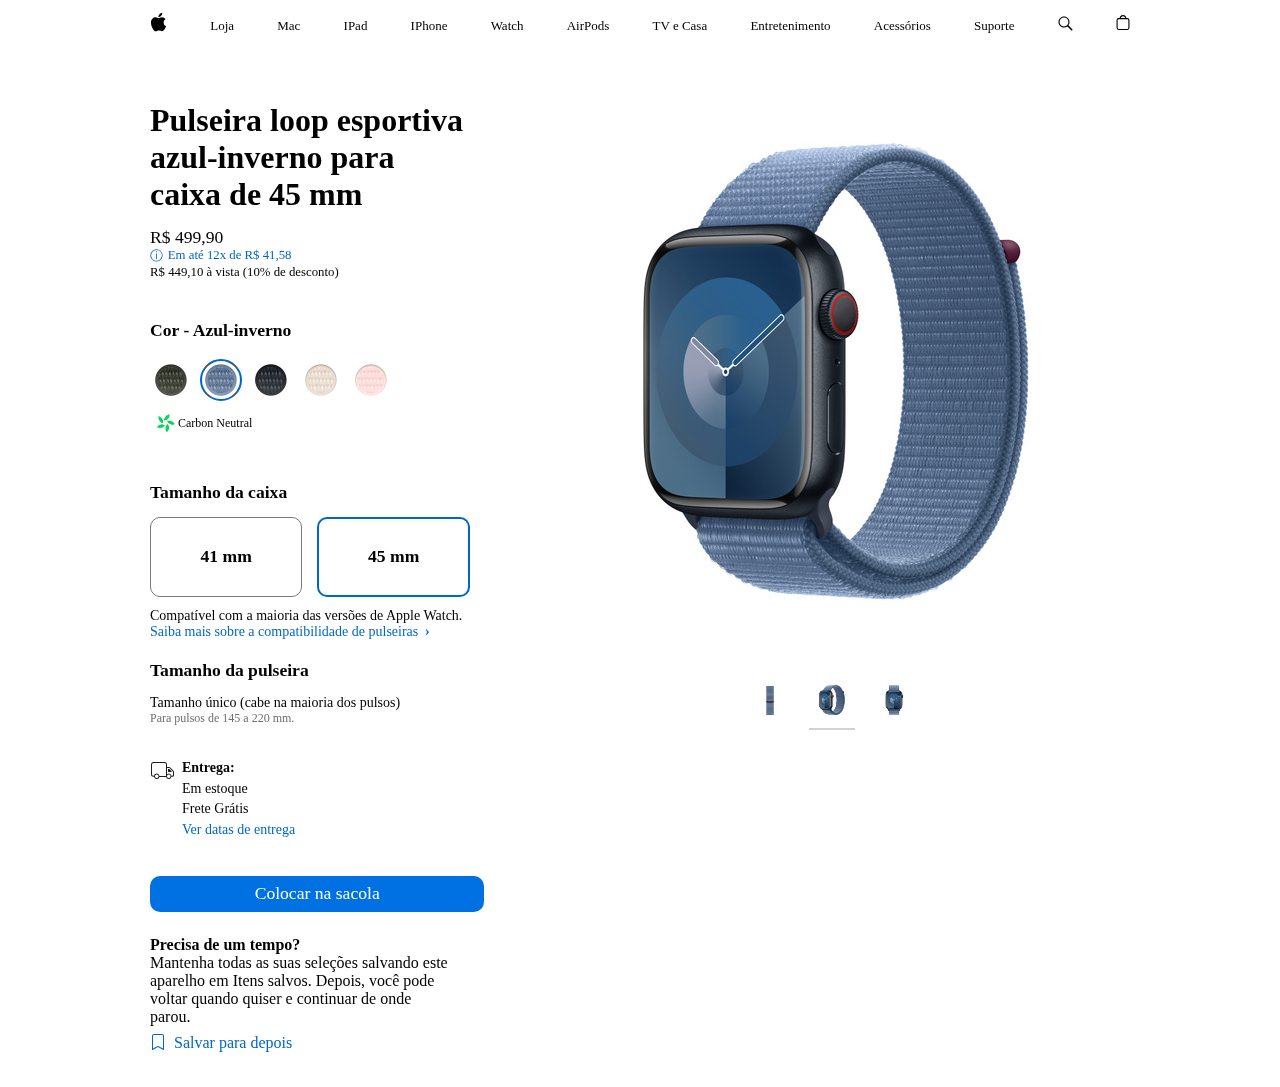
<file: site_maca_j/index.html>
<!DOCTYPE html>
<html lang="en">
  <head>
    <meta charset="UTF-8" />
    <meta name="viewport" content="width=device-width, initial-scale=1.0" />
    <title>My Watch</title>
    <link rel="stylesheet" href="./style.css" />
  </head>
  <body>
    <nav>
      <ul>
        <li>
          <svg
            height="48"
            viewBox="0 0 17 48"
            width="17"
            xmlns="http://www.w3.org/2000/svg">
            <path
              d="m15.5752 19.0792a4.2055 4.2055 0 0 0 -2.01 3.5376 4.0931 4.0931 0 0 0 2.4908 3.7542 9.7779 9.7779 0 0 1 -1.2755 2.6351c-.7941 1.1431-1.6244 2.2862-2.8878 2.2862s-1.5883-.734-3.0443-.734c-1.42 0-1.9252.7581-3.08.7581s-1.9611-1.0589-2.8876-2.3584a11.3987 11.3987 0 0 1 -1.9373-6.1487c0-3.61 2.3464-5.523 4.6566-5.523 1.2274 0 2.25.8062 3.02.8062.734 0 1.8771-.8543 3.2729-.8543a4.3778 4.3778 0 0 1 3.6822 1.841zm-6.8586-2.0456a1.3865 1.3865 0 0 1 -.2527-.024 1.6557 1.6557 0 0 1 -.0361-.337 4.0341 4.0341 0 0 1 1.0228-2.5148 4.1571 4.1571 0 0 1 2.7314-1.4078 1.7815 1.7815 0 0 1 .0361.373 4.1487 4.1487 0 0 1 -.9867 2.587 3.6039 3.6039 0 0 1 -2.5148 1.3236z"></path>
          </svg>
        </li>
        <li>Loja</li>
        <li>Mac</li>
        <li>IPad</li>
        <li>IPhone</li>
        <li>Watch</li>
        <li>AirPods</li>
        <li>TV e Casa</li>
        <li>Entretenimento</li>
        <li>Acessórios</li>
        <li>Suporte</li>
        <li>
          <svg
            xmlns="http://www.w3.org/2000/svg"
            width="15px"
            height="44px"
            viewBox="0 0 15 44">
            <path
              d="M14.298,27.202l-3.87-3.87c0.701-0.929,1.122-2.081,1.122-3.332c0-3.06-2.489-5.55-5.55-5.55c-3.06,0-5.55,2.49-5.55,5.55 c0,3.061,2.49,5.55,5.55,5.55c1.251,0,2.403-0.421,3.332-1.122l3.87,3.87c0.151,0.151,0.35,0.228,0.548,0.228 s0.396-0.076,0.548-0.228C14.601,27.995,14.601,27.505,14.298,27.202z M1.55,20c0-2.454,1.997-4.45,4.45-4.45 c2.454,0,4.45,1.997,4.45,4.45S8.454,24.45,6,24.45C3.546,24.45,1.55,22.454,1.55,20z"></path>
          </svg>
        </li>
        <li>
          <svg
            height="44"
            viewBox="0 0 14 44"
            width="14"
            xmlns="http://www.w3.org/2000/svg">
            <path
              d="m11.3535 16.0283h-1.0205a3.4229 3.4229 0 0 0 -3.333-2.9648 3.4229 3.4229 0 0 0 -3.333 2.9648h-1.02a2.1184 2.1184 0 0 0 -2.117 2.1162v7.7155a2.1186 2.1186 0 0 0 2.1162 2.1167h8.707a2.1186 2.1186 0 0 0 2.1168-2.1167v-7.7155a2.1184 2.1184 0 0 0 -2.1165-2.1162zm-4.3535-1.8652a2.3169 2.3169 0 0 1 2.2222 1.8652h-4.4444a2.3169 2.3169 0 0 1 2.2222-1.8652zm5.37 11.6969a1.0182 1.0182 0 0 1 -1.0166 1.0171h-8.7069a1.0182 1.0182 0 0 1 -1.0165-1.0171v-7.7155a1.0178 1.0178 0 0 1 1.0166-1.0166h8.707a1.0178 1.0178 0 0 1 1.0164 1.0166z"></path>
          </svg>
        </li>
      </ul>
    </nav>
    <main>
      <section id="produto">
        <div id="opcoes-produto">
          <h1 id="titulo-produto">Pulseira loop esportiva azul-inverno para caixa de 45 mm</h1>
          <div class="precos">
            <p id="preco">R$ 499,90</p>
            <span id="parcelas" class="link">
              <p>&#9432</p>
              <p>Em até 12x de R$ 41,58</p>
            </span>
            <p id="a-vista">R$ 449,10 à vista (10% de desconto)</p>
          </div>
          <div id="opcoes">
            <h2 id="nome-cor-selecionada">Cor - Azul-inverno</h2>
            <ul id="selecao-cores">
              <li><input type="radio" name="opcao-cor" id="0-cor"><label for="0-cor"><img src="./imagens/opcoes-cores/verde-cipreste.jpeg" alt="" srcset=""></label></li>
              <li><input type="radio" name="opcao-cor" id="1-cor" checked><label for="1-cor"><img src="./imagens/opcoes-cores/azul-inverno.jpeg" alt="" srcset=""></label></li>
              <li><input type="radio" name="opcao-cor" id="2-cor"><label for="2-cor"><img src="./imagens/opcoes-cores/meia-noite.jpeg" alt="" srcset=""></label></li>
              <li><input type="radio" name="opcao-cor" id="3-cor"><label for="3-cor"><img src="./imagens/opcoes-cores/estelar.jpeg" alt="" srcset=""></label></li>
              <li><input type="radio" name="opcao-cor" id="4-cor"><label for="4-cor"><img src="./imagens/opcoes-cores/rosa-claro.jpeg" alt="" srcset=""></label></li>
            </ul>
            <div id="selo-carbono">
              <img src="./imagens/outros-recursos/neutralidade-c.jpeg" alt="">
              <p>Carbon Neutral</p>
            </div>
            <div id="tamanho-caixa">
              <h2>Tamanho da caixa</h2>
              <div id="opcoes-tamanho">
                <input type="radio" name="opcao-tamanho" id="0-tamanho">
                <label for="0-tamanho">41 mm</label>
                <input type="radio" name="opcao-tamanho" id="1-tamanho" checked>
                <label for="1-tamanho">45 mm</label>
              </div>
              <div id='disclaimer'>
                <p>Compatível com a maioria das versões de Apple Watch.
                </p>
                <p id='saiba-mais' class="link">Saiba mais sobre a compatibilidade de pulseiras <b>&#8250;</b>
                </p>
              </div>
              <div id="info-extra">
                <h2>Tamanho da pulseira
                </h2>
                <p id="info-principal">Tamanho único (cabe na maioria dos pulsos)
                </p>
                <p id="info-secundaria">Para pulsos de 145 a 220 mm.
                </p>
              </div>
            </div>
            <div id="entrega">
              <div id="icone">
                <svg viewBox="0 0 25 25" class="as-svgicon as-svgicon-boxtruck as-svgicon-reduced as-svgicon-boxtruckreduced" role="img" aria-hidden="true" width="25px" height="25px"><path fill="none" d="M0 0h25v25H0z"></path><path fill="#1d1d1f" d="m23.482 12.847-2.92-3.209A1.947 1.947 0 0 0 18.985 9H17V6.495a2.5 2.5 0 0 0-2.5-2.5h-11a2.5 2.5 0 0 0-2.5 2.5v9.75a2.5 2.5 0 0 0 2.5 2.5h.548A2.746 2.746 0 0 0 6.75 21.02 2.618 2.618 0 0 0 9.422 19h6.681a2.744 2.744 0 0 0 5.347-.23h.735A1.656 1.656 0 0 0 24 16.98v-2.808a1.937 1.937 0 0 0-.518-1.325ZM8.426 18.745a1.74 1.74 0 0 1-3.352 0 1.577 1.577 0 0 1 .015-1 1.738 1.738 0 0 1 3.322 0 1.578 1.578 0 0 1 .015 1ZM9.447 18a2.726 2.726 0 0 0-5.394-.255H3.5a1.502 1.502 0 0 1-1.5-1.5v-9.75a1.502 1.502 0 0 1 1.5-1.5h11a1.502 1.502 0 0 1 1.5 1.5V18Zm10.972.77a1.738 1.738 0 0 1-3.337 0 1.573 1.573 0 0 1 0-1 1.742 1.742 0 1 1 3.337 1ZM23 16.98c0 .569-.229.79-.815.79h-.735A2.73 2.73 0 0 0 17 16.165V10h1.986a.976.976 0 0 1 .838.314l2.927 3.214a.95.95 0 0 1 .249.644Zm-1.324-3.36a.512.512 0 0 1 .174.38h-3.306a.499.499 0 0 1-.544-.528V11h1.073a.76.76 0 0 1 .594.268Z"></path></svg>
              </div>
              <div id="informacoes-entrega">
                <span>Entrega:</span>
                <p id="disponibilidade">Em estoque</p>
                <p id="valor-frete">Frete Grátis</p>
                <p id="tempo-entrega" class="link">Ver datas de entrega</p>
              </div>
            </div>
            <div id="comprar">
              <button id="adicionar-a-sacola">Colocar na sacola</button>
              <div id="comprar-depois">
                <span>Precisa de um tempo?</span>
                <p>Mantenha todas as suas seleções salvando este aparelho em Itens salvos. Depois, você pode voltar quando quiser e continuar de onde parou.</p>
                <p class="link" id="salvar-depois"><svg xmlns="http://www.w3.org/2000/svg" width="16" height="16" fill="currentColor" class="bi bi-bookmark" viewBox="0 0 16 16">
                  <path d="M2 2a2 2 0 0 1 2-2h8a2 2 0 0 1 2 2v13.5a.5.5 0 0 1-.777.416L8 13.101l-5.223 2.815A.5.5 0 0 1 2 15.5zm2-1a1 1 0 0 0-1 1v12.566l4.723-2.482a.5.5 0 0 1 .554 0L13 14.566V2a1 1 0 0 0-1-1z"/>
                </svg> Salvar para depois</p>
              </div>
            </div>
          </div>
        </div>
        <div id="visualizacao">
          <img src="./imagens/opcoes-cores/imagens-azul-inverno/imagem-1.jpeg" alt="" id="imagem-visualizacao">
          <ul id="selecionar-imagem">
            <li><input type="radio" name="opcao-imagem" id="0-imagem"><label for="0-imagem"><img src="./imagens/opcoes-cores/imagens-azul-inverno/imagem-0.jpeg" alt="" srcset="" id="0-imagem-miniatura"></label></li>
            <li><input type="radio" name="opcao-imagem" id="1-imagem" checked><label for="1-imagem"><img src="./imagens/opcoes-cores/imagens-azul-inverno/imagem-1.jpeg" alt="" srcset="" id="1-imagem-miniatura"></label></li>
            <li><input type="radio" name="opcao-imagem" id="2-imagem"><label for="2-imagem"><img src="./imagens/opcoes-cores/imagens-azul-inverno/imagem-2.jpeg" alt="" srcset="" id="2-imagem-miniatura"></label></li>
          </ul>
        </div>
      </section>
      <section id="carbon-neutral"></section>
      <section id="informacoes"></section>
      <section id="compatibilidade"></section>
      <section id="outros"></section>
    </main>
  </body>
</html>
</file>
<file: site_maca_j/style.css>
@font-face {
  font-family: 'San Francisco';
  font-weight: 400;
  src: url('https://applesocial.s3.amazonaws.com/assets/styles/fonts/sanfrancisco/sanfranciscodisplay-regular-webfont.woff');
}

* {
  margin: 0;
  padding: 0;
  box-sizing: border-box;
  font-family: 'San Francisco';
  list-style-type: none;
}
:root {
  display: flex;
  flex-direction: column;
  align-items: center;
}

body {
  height: 100dvh;
}

nav {
  width: 61.25rem;
  & > ul {
    display: flex;
    width: 100%;
    justify-content: space-between;
    align-items: center;
    cursor: pointer;
    font-size: small;
  }
}

main {
  margin: 3.125rem auto;
  width: 61.25rem;
}

#produto {
  display: flex;
  & > #opcoes-produto {
    flex-grow: 0;
    flex-basis: 33.33333%;
  }
  & > #visualizacao {
    flex-grow: 0;
    flex-basis: 66.66666%;
  }
}

.link {
  color: #0066cc;
  cursor: pointer;
  &:hover {
    text-decoration: underline;
  }
}

#opcoes-produto {
  display: flex;
  flex-direction: column;
  & > h1 {
    width: 20rem;
    font-size: 2rem;
  }
}

.precos {
  margin: 0.875rem 0 0;
  padding: 0 0 0.625rem;
  font-size: 1.1rem;
  & > #parcelas {
    font-size: 0.8rem;
    color: #0066cc;
    display: flex;
    & :first-child {
      width: fit-content;
      margin-right: 0.3rem;
    }
    & p {
      width: fit-content;
    }
  }
  & #a-vista {
    font-size: 0.8rem;
  }
}

#opcoes {
  margin: 1.875rem 0 0;
  & h2 {
    font-size: 1.1rem;
  }
  & ul {
    display: flex;
    padding: 1.1rem 0 0 0;
    & li {
      margin: 0 0.5rem 0.5rem 0;
      & input {
        display: none;
      }
      & label {
        display: flex;
        justify-content: center;
        align-items: center;
        cursor: pointer;
        height: 2.625rem;
        width: 2.625rem;
        & > img {
          width: 2rem;
          mix-blend-mode: color;
        }
      }
      & input[type='radio']:checked + label {
        border-radius: 50%;
        border: 0.125rem solid #0066cc;
      }
    }
  }
}

#selo-carbono {
  display: flex;
  align-items: center;
  padding: 0.125rem 0 1rem 0.1875rem;
  & img {
    width: 1.5625rem;
  }
  & p {
    font-size: 0.75rem;
  }
}

#tamanho-caixa {
  margin-top: 1.875rem;
  & > div#opcoes-tamanho {
    display: flex;
    gap: 0.9375rem;
    & input {
      display: none;
    }
    & label {
      flex-basis: 50%;
      font-size: 1.1rem;
      font-weight: bold;
      height: 5rem;
      display: flex;
      justify-content: center;
      align-items: center;
      margin: 0.875rem 0 0;
      border: 0.00625rem solid #797979;
      border-radius: 0.625rem;
      cursor: pointer;
    }
    & input[type='radio']:checked + label {
      border: 0.125rem solid #0066cc;
    }
  }
}

#disclaimer {
  margin-top: 0.7rem;
  display: flex;
  flex-direction: column;
  font-size: 0.875rem;
  & > #saiba-mais {
    & > b {
      margin-left: 0.2rem;
    }
  }
}

#info-extra {
  padding-top: 1.25rem;
  display: flex;
  flex-direction: column;
  & > #info-principal {
    margin-top: 0.875rem;
    font-size: 0.875rem;
  }

  & > #info-secundaria {
    font-size: 0.75rem;
    color: #6e6e73;
  }
}

#entrega {
  padding: 2rem 0 0;
  font-size: 0.875rem;
  display: flex;
  position: relative;
  & > #icone {
    position: absolute;
    top: 2rem;
  }
  & #informacoes-entrega {
    line-height: 1.3rem;
    position: relative;
    left: 2rem;
    & > span {
      font-weight: bold;
    }
  }
}

#comprar {
  margin: 2.2rem 0;
  & > #adicionar-a-sacola {
    all: unset;
    cursor: pointer;
    width: 100%;
    text-align: center;
    font-size: 1.1rem;
    font-weight: 500;
    background-color: #0071e3;
    color: #fff;
    border-radius: 0.625rem;
    padding: 0.45rem;

    &:hover {
      background-color: #057bf1;
    }
  }
}

#comprar-depois {
  padding: 1.5rem 0 0;
  & > span {
    font-weight: bold;
  }
  & p {
    margin: 0 1.25rem 0 0;
  }
  & p:has(> svg) {
    display: flex;
    align-items: start;
    gap: 0.5rem;
    padding: 0.5rem 0 0;
  }
}

#visualizacao {
  margin: 0 0 0 5rem;
}

#selecionar-imagem {
  display: flex;
  justify-content: center;
  & li {
    padding: 0 1rem 0 0;
    & input {
      display: none;
    }
    & label > img {
      width: 2.875rem;
      padding: 0.25rem;
      padding-bottom: 0.5rem;
      cursor: pointer;
      border-bottom: 0.125rem solid hsla(0, 0%, 100%, 0);
      &:hover {
        border-color: #e8e8ed;
      }
    }
    & input[type='radio']:checked + label > img {
      border-color: #d2d2d6;
    }
  }
}

.caixa-pequena {
  transform: scale(0.9);
}
</file>
